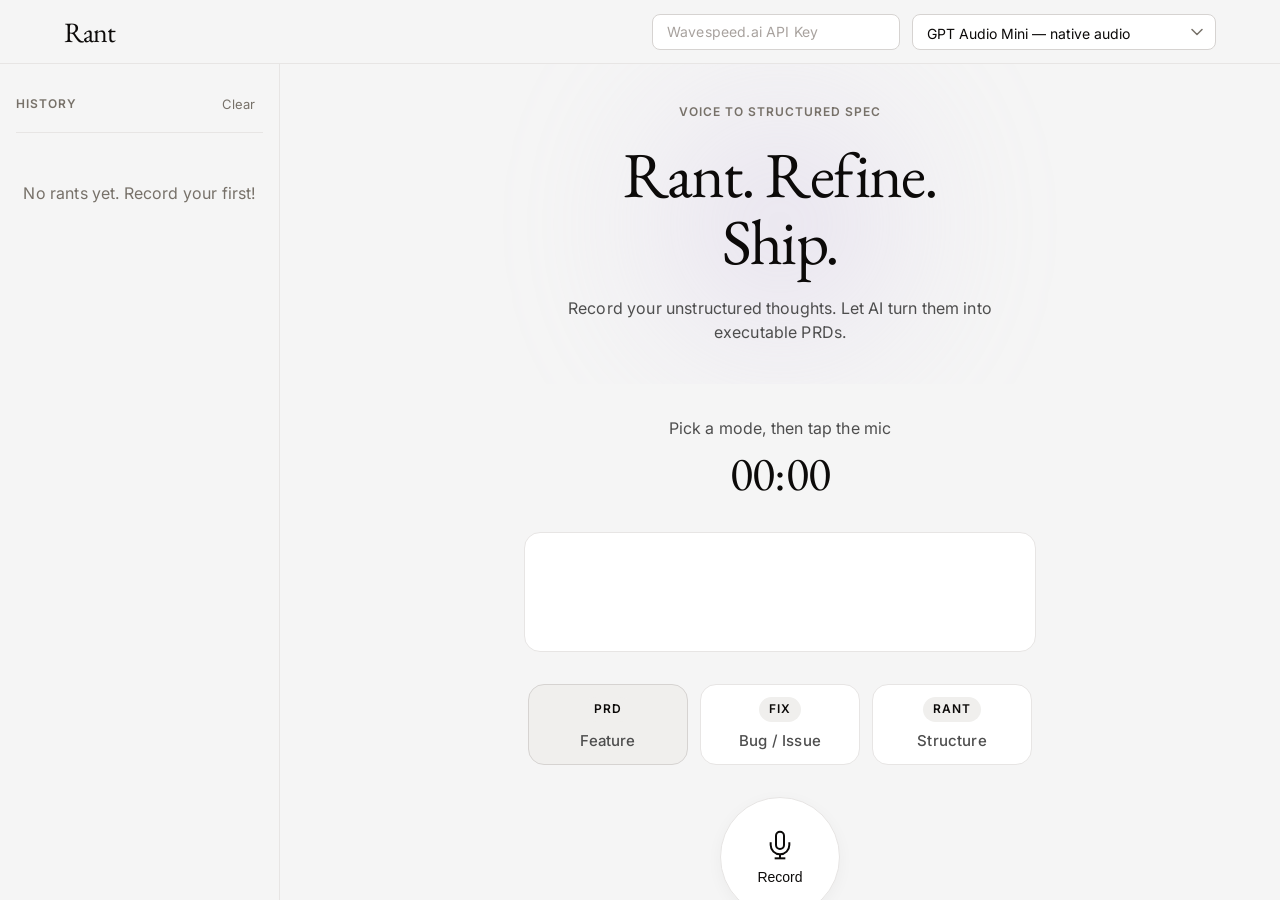
<file: index.html>
<!DOCTYPE html>
<html lang="en">
<head>
  <meta charset="UTF-8">
  <meta name="viewport" content="width=device-width, initial-scale=1.0">
  <title>Rant — Voice to Structured Spec</title>
  <link rel="preconnect" href="https://fonts.googleapis.com">
  <link rel="preconnect" href="https://fonts.gstatic.com" crossorigin>
  <link href="https://fonts.googleapis.com/css2?family=EB+Garamond:ital,wght@0,300;0,400;1,300;1,400&family=Inter:wght@400;500;600&display=swap" rel="stylesheet">
  <link rel="stylesheet" href="styles.css">
</head>
<body>
  <div class="app">
    <!-- Top Navigation -->
    <header class="top-nav">
      <div class="top-nav__inner">
        <div class="top-nav__brand">
          <button id="mobileBackBtn" class="mobile-back-btn hidden" aria-label="Go back">
            <svg viewBox="0 0 24 24" fill="none" stroke="currentColor" stroke-width="1.5" width="20" height="20">
              <path d="M19 12H5"/>
              <path d="M12 19l-7-7 7-7"/>
            </svg>
          </button>
          <h1 class="logo">Rant</h1>
        </div>
        <div class="top-nav__config">
          <input type="password" id="apiKey" placeholder="Wavespeed.ai API Key" class="text-input text-input--compact">
          <select id="modelSelect" class="model-select">
            <option value="openai/gpt-audio-mini">GPT Audio Mini — native audio</option>
            <option value="openai/gpt-audio">GPT Audio — native audio</option>
            <option value="google/gemini-3.1-flash-lite-preview">Gemini 3.1 Flash Lite — transcribes first</option>
          </select>
        </div>
      </div>
    </header>

    <div class="app-body">
      <!-- History Sidebar -->
      <aside class="history-sidebar" id="historySidebar">
        <div class="history-header">
          <span class="caption-uppercase">History</span>
          <button id="clearHistoryBtn" class="history-clear-btn" title="Clear all history">Clear</button>
        </div>
        <div class="history-list" id="historyList">
          <p class="history-empty body-sm">No rants yet. Record your first!</p>
        </div>
      </aside>

      <!-- Main Content -->
      <main class="main">
        <!-- Recording View -->
        <section id="recordingView" class="view view--active">
          <div class="hero-band">
            <div class="gradient-orb gradient-orb--lavender" aria-hidden="true"></div>
            <div class="hero-band__content">
              <p class="caption-uppercase hero-band__label">Voice to Structured Spec</p>
              <h2 class="display-mega">Rant. Refine.<br>Ship.</h2>
              <p class="body-md hero-band__subhead">Record your unstructured thoughts. Let AI turn them into executable PRDs.</p>
            </div>
          </div>

          <div class="recorder-container">
            <div class="recorder-status">
              <span id="statusText" class="body-md status-text">Pick a mode, then tap the mic</span>
              <span id="timer" class="timer display-md">00:00</span>
            </div>

            <div class="waveform-card">
              <canvas id="waveform" class="waveform" width="600" height="120"></canvas>
            </div>

            <div class="mode-selector">
              <button class="mode-btn mode-btn--active" data-mode="prd" id="modePrd">
                <span class="badge-pill">PRD</span>
                <span class="body-sm mode-label">Feature</span>
              </button>
              <button class="mode-btn" data-mode="fix" id="modeFix">
                <span class="badge-pill">Fix</span>
                <span class="body-sm mode-label">Bug / Issue</span>
              </button>
              <button class="mode-btn" data-mode="rant" id="modeRant">
                <span class="badge-pill">Rant</span>
                <span class="body-sm mode-label">Structure</span>
              </button>
            </div>

            <button id="recordBtn" class="record-btn" aria-label="Start recording">
              <svg class="mic-icon" viewBox="0 0 24 24" fill="none" stroke="currentColor" stroke-width="1.5">
                <path d="M12 2a3 3 0 0 1 3 3v7a3 3 0 0 1-6 0V5a3 3 0 0 1 3-3Z"/>
                <path d="M19 10v2a7 7 0 0 1-14 0v-2"/>
                <line x1="12" y1="19" x2="12" y2="22"/>
                <line x1="8" y1="22" x2="16" y2="22"/>
              </svg>
              <span class="button record-label">Record</span>
            </button>

            <div class="recorder-hints" id="modeHint">
              <p class="body-sm"><strong>PRD mode:</strong> Describe a feature or product idea. The AI will ask about users, scope, and tech stack, then build a full PRD.</p>
            </div>
          </div>
        </section>

        <!-- Processing View -->
        <section id="processingView" class="view">
          <div class="processing-container">
            <div class="spinner"></div>
            <h2 id="processingTitle" class="display-md">Processing your rant...</h2>
            <p id="processingSubtitle" class="body-md muted">This may take a moment</p>
          </div>
        </section>

        <!-- Conversation View -->
        <section id="conversationView" class="view">
          <div class="conversation-container">
            <div id="chatMessages" class="chat-messages"></div>
            
            <div class="chat-input-area">
              <div class="input-row">
                <button id="chatRecordBtn" class="chat-record-btn" aria-label="Record voice response">
                  <svg viewBox="0 0 24 24" fill="none" stroke="currentColor" stroke-width="1.5" width="20" height="20">
                    <path d="M12 2a3 3 0 0 1 3 3v7a3 3 0 0 1-6 0V5a3 3 0 0 1 3-3Z"/>
                    <path d="M19 10v2a7 7 0 0 1-14 0v-2"/>
                  </svg>
                </button>
                <textarea id="chatInput" class="chat-input text-input" placeholder="Type your response..." rows="1"></textarea>
                <button id="sendBtn" class="send-btn button-primary" aria-label="Send message">
                  <svg viewBox="0 0 24 24" fill="none" stroke="currentColor" stroke-width="1.5" width="20" height="20">
                    <line x1="22" y1="2" x2="11" y2="13"/>
                    <polygon points="22 2 15 22 11 13 2 9"/>
                  </svg>
                </button>
              </div>
              <div id="chatRecordingIndicator" class="chat-recording-indicator hidden">
                <span class="recording-dot"></span> <span class="body-sm">Recording...</span> <span id="chatTimer" class="body-sm">00:00</span>
              </div>
            </div>
          </div>
        </section>

        <!-- Spec View -->
        <section id="specView" class="view">
          <div class="spec-container">
            <div class="spec-header">
              <h2 class="display-sm">Your Structured Spec</h2>
              <div class="spec-actions">
                <button id="copyBtn" class="button-outline action-btn">
                  <svg viewBox="0 0 24 24" fill="none" stroke="currentColor" stroke-width="1.5" width="16" height="16">
                    <rect x="9" y="9" width="13" height="13" rx="2" ry="2"/>
                    <path d="M5 15H4a2 2 0 0 1-2-2V4a2 2 0 0 1 2-2h9a2 2 0 0 1 2 2v1"/>
                  </svg>
                  <span>Copy</span>
                </button>
                <button id="downloadBtn" class="button-primary action-btn action-btn--primary">
                  <svg viewBox="0 0 24 24" fill="none" stroke="currentColor" stroke-width="1.5" width="16" height="16">
                    <path d="M21 15v4a2 2 0 0 1-2 2H5a2 2 0 0 1-2-2v-4"/>
                    <polyline points="7 10 12 15 17 10"/>
                    <line x1="12" y1="15" x2="12" y2="3"/>
                  </svg>
                  <span>Download .md</span>
                </button>
                <button id="newRantBtn" class="button-outline action-btn">
                  <svg viewBox="0 0 24 24" fill="none" stroke="currentColor" stroke-width="1.5" width="16" height="16">
                    <line x1="12" y1="5" x2="12" y2="19"/>
                    <line x1="5" y1="12" x2="19" y2="12"/>
                  </svg>
                  <span>New Rant</span>
                </button>
              </div>
            </div>
            <div id="specPreview" class="spec-preview"></div>
          </div>
        </section>
      </main>
    </div>

    <div id="toast" class="toast hidden">
      <span id="toastMessage" class="body-sm"></span>
    </div>
  </div>

  <script src="prompts.js"></script>
  <script src="recorder.js"></script>
  <script src="api.js"></script>
  <script src="export.js"></script>
  <script src="app.js"></script>
</body>
</html>
</file>
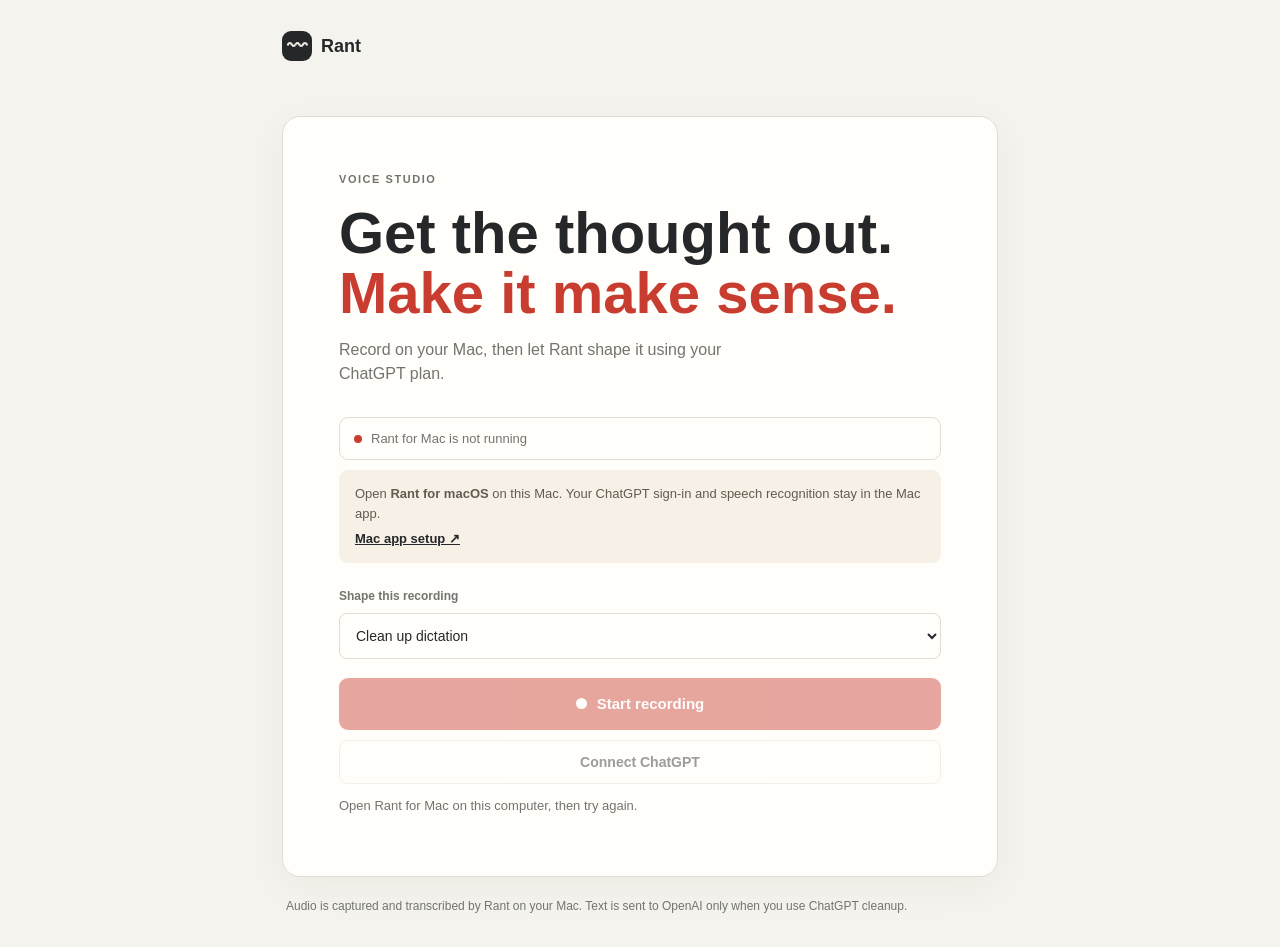
<file: pwa.html>
<!doctype html>
<html lang="en">
<head>
  <meta charset="utf-8">
  <meta name="viewport" content="width=device-width, initial-scale=1, viewport-fit=cover">
  <meta name="theme-color" content="#f5f3ed">
  <meta name="description" content="Capture a thought with Rant for Mac and turn it into clear writing with your ChatGPT plan.">
  <link rel="manifest" href="./manifest.webmanifest">
  <link rel="icon" href="./icons/rant.svg" type="image/svg+xml">
  <link rel="stylesheet" href="./pwa.css">
  <title>Rant Voice Studio</title>
</head>
<body>
  <main class="shell">
    <header class="topbar">
      <a class="brand" href="./pwa.html" aria-label="Rant home"><span class="brand-mark">〰</span><span>Rant</span></a>
      <button id="installButton" class="quiet-button" hidden>Install app</button>
    </header>

    <section class="card">
      <div class="eyebrow">VOICE STUDIO</div>
      <h1>Get the thought out.<br><span>Make it make sense.</span></h1>
      <p class="intro">Record on your Mac, then let Rant shape it using your ChatGPT plan.</p>

      <div id="connection" class="connection connection--checking"><span class="dot"></span><span id="connectionText">Looking for Rant on this Mac…</span></div>
      <div id="companionHelp" class="helper hidden">
        <p id="companionMessage">Open <strong>Rant for macOS</strong> on this Mac. Your ChatGPT sign-in and speech recognition stay in the Mac app.</p>
        <p id="safariMessage" class="hidden">Safari blocks hosted pages from connecting to a Mac app on this computer. Open this PWA in Chrome or another Chromium browser to use the Mac companion.</p>
        <a href="https://github.com/ebuberpg-prog/project-rant/tree/main/macOS/RantMac" target="_blank" rel="noreferrer">Mac app setup ↗</a>
      </div>

      <div class="controls">
        <label for="mode">Shape this recording</label>
        <select id="mode">
          <option value="dictate">Clean up dictation</option>
          <option value="prd">Build a PRD</option>
          <option value="fix">Define a fix</option>
          <option value="structure">Structure my thoughts</option>
        </select>
        <button id="recordButton" class="record-button" disabled><span class="record-icon"></span><span id="recordLabel">Start recording</span></button>
        <button id="signInButton" class="secondary-button" disabled>Connect ChatGPT</button>
      </div>

      <p id="status" class="status" role="status" aria-live="polite">Open Rant for Mac to get started.</p>
      <section id="resultSection" class="result hidden" aria-live="polite">
        <div class="result-header"><h2>Your result</h2><div><button id="copyButton" class="quiet-button">Copy</button><button id="speakButton" class="quiet-button">Read aloud</button></div></div>
        <pre id="resultText"></pre>
      </section>
    </section>
    <footer>Audio is captured and transcribed by Rant on your Mac. Text is sent to OpenAI only when you use ChatGPT cleanup.</footer>
  </main>
  <script src="./pwa.js" defer></script>
</body>
</html>
</file>
<file: styles.css>
/* ==========================================================================
   Rant — Voice to Structured Spec
   Design System: Editorial / ElevenLabs-inspired
   --------------------------------------------------------------------------
   Canvas: off-white   |   Ink: warm near-black   |   Display: EB Garamond 300
   Body: Inter 400/500   |   Orbs: pastel atmospheric gradients
   ========================================================================== */

/* ── CSS Custom Properties (Design Tokens) ─────────────────────────────── */
:root {
  /* Colors */
  --canvas: #f5f5f5;
  --canvas-soft: #fafafa;
  --canvas-deep: #0c0a09;
  --surface-card: #ffffff;
  --surface-strong: #f0efed;
  --surface-dark: #0c0a09;
  --surface-dark-elevated: #1c1917;
  --hairline: #e7e5e4;
  --hairline-soft: #f0efed;
  --hairline-strong: #d6d3d1;
  --ink: #0c0a09;
  --body: #4e4e4e;
  --body-strong: #292524;
  --muted: #777169;
  --muted-soft: #a8a29e;
  --on-primary: #ffffff;
  --on-dark: #ffffff;
  --on-dark-soft: #a8a29e;
  --primary: #292524;
  --primary-active: #0c0a09;
  --semantic-success: #16a34a;
  --semantic-error: #dc2626;
  --recording: #dc2626;

  /* Atmospheric Gradient Stops */
  --gradient-mint: #a7e5d3;
  --gradient-peach: #f4c5a8;
  --gradient-lavender: #c8b8e0;
  --gradient-sky: #a8c8e8;
  --gradient-rose: #e8b8c4;

  /* Typography */
  --font-display: 'EB Garamond', 'Times New Roman', serif;
  --font-body: 'Inter', -apple-system, BlinkMacSystemFont, sans-serif;

  /* Spacing */
  --space-xxs: 4px;
  --space-xs: 8px;
  --space-sm: 12px;
  --space-base: 16px;
  --space-md: 20px;
  --space-lg: 24px;
  --space-xl: 32px;
  --space-xxl: 48px;
  --space-section: 96px;

  /* Border Radius */
  --radius-xs: 4px;
  --radius-sm: 6px;
  --radius-md: 8px;
  --radius-lg: 12px;
  --radius-xl: 16px;
  --radius-xxl: 24px;
  --radius-pill: 9999px;
  --radius-full: 9999px;

  /* Shadows */
  --shadow-soft: 0 4px 16px rgba(0, 0, 0, 0.04);

  /* Transitions */
  --transition-fast: 0.15s ease;
  --transition-base: 0.2s ease;
}

/* ── Reset & Base ──────────────────────────────────────────────────────── */
*,
*::before,
*::after {
  margin: 0;
  padding: 0;
  box-sizing: border-box;
}

html {
  font-size: 16px;
  -webkit-font-smoothing: antialiased;
  -moz-osx-font-smoothing: grayscale;
}

body {
  font-family: var(--font-body);
  font-weight: 400;
  font-size: 16px;
  line-height: 1.5;
  letter-spacing: 0.16px;
  color: var(--body);
  background: var(--canvas);
  min-height: 100vh;
}

/* ── Typography Utilities ────────────────────────────────────────────── */
.display-mega {
  font-family: var(--font-display);
  font-size: 64px;
  font-weight: 300;
  line-height: 1.05;
  letter-spacing: -1.92px;
  color: var(--ink);
}

.display-xl {
  font-family: var(--font-display);
  font-size: 48px;
  font-weight: 300;
  line-height: 1.08;
  letter-spacing: -0.96px;
  color: var(--ink);
}

.display-lg {
  font-family: var(--font-display);
  font-size: 36px;
  font-weight: 300;
  line-height: 1.17;
  letter-spacing: -0.36px;
  color: var(--ink);
}

.display-md {
  font-family: var(--font-display);
  font-size: 32px;
  font-weight: 300;
  line-height: 1.13;
  letter-spacing: -0.32px;
  color: var(--ink);
}

.display-sm {
  font-family: var(--font-display);
  font-size: 24px;
  font-weight: 300;
  line-height: 1.2;
  letter-spacing: 0;
  color: var(--ink);
}

.title-md {
  font-family: var(--font-body);
  font-size: 20px;
  font-weight: 500;
  line-height: 1.35;
  letter-spacing: 0;
  color: var(--ink);
}

.title-sm {
  font-family: var(--font-body);
  font-size: 18px;
  font-weight: 500;
  line-height: 1.44;
  letter-spacing: 0.18px;
  color: var(--ink);
}

.body-md {
  font-family: var(--font-body);
  font-size: 16px;
  font-weight: 400;
  line-height: 1.5;
  letter-spacing: 0.16px;
  color: var(--body);
}

.body-strong {
  font-family: var(--font-body);
  font-size: 16px;
  font-weight: 500;
  line-height: 1.5;
  letter-spacing: 0.16px;
  color: var(--body-strong);
}

.body-sm {
  font-family: var(--font-body);
  font-size: 15px;
  font-weight: 400;
  line-height: 1.47;
  letter-spacing: 0.15px;
  color: var(--body);
}

.caption {
  font-family: var(--font-body);
  font-size: 14px;
  font-weight: 400;
  line-height: 1.5;
  letter-spacing: 0;
  color: var(--muted);
}

.caption-uppercase {
  font-family: var(--font-body);
  font-size: 12px;
  font-weight: 600;
  line-height: 1.4;
  letter-spacing: 0.96px;
  text-transform: uppercase;
  color: var(--muted);
}

.muted {
  color: var(--muted);
}

/* ── Buttons ─────────────────────────────────────────────────────────── */
.button-primary {
  display: inline-flex;
  align-items: center;
  justify-content: center;
  gap: var(--space-xs);
  background: var(--primary);
  color: var(--on-primary);
  font-family: var(--font-body);
  font-size: 15px;
  font-weight: 500;
  line-height: 1.0;
  letter-spacing: 0;
  padding: 10px 20px;
  height: 40px;
  border-radius: var(--radius-pill);
  border: none;
  cursor: pointer;
  transition: background var(--transition-base);
}

.button-primary:hover {
  background: var(--primary-active);
}

.button-primary:active {
  transform: scale(0.98);
}

.button-outline {
  display: inline-flex;
  align-items: center;
  justify-content: center;
  gap: var(--space-xs);
  background: transparent;
  color: var(--ink);
  font-family: var(--font-body);
  font-size: 15px;
  font-weight: 500;
  line-height: 1.0;
  letter-spacing: 0;
  padding: 10px 20px;
  height: 40px;
  border-radius: var(--radius-pill);
  border: 1px solid var(--hairline-strong);
  cursor: pointer;
  transition: border-color var(--transition-base), background var(--transition-base);
}

.button-outline:hover {
  border-color: var(--ink);
  background: var(--surface-strong);
}

.button-outline:active {
  transform: scale(0.98);
}

/* ── Forms ───────────────────────────────────────────────────────────── */
.text-input {
  background: var(--surface-card);
  color: var(--ink);
  font-family: var(--font-body);
  font-size: 15px;
  font-weight: 400;
  line-height: 1.5;
  letter-spacing: 0.15px;
  padding: 12px 16px;
  height: 44px;
  border-radius: var(--radius-md);
  border: 1px solid var(--hairline-strong);
  outline: none;
  transition: border-width var(--transition-fast), border-color var(--transition-base);
}

.text-input::placeholder {
  color: var(--muted-soft);
}

.text-input:focus {
  border-color: var(--ink);
  border-width: 2px;
  padding: 11px 15px; /* compensate for 2px border */
}

.text-input--compact {
  padding: 8px 14px;
  height: 36px;
  font-size: 14px;
}

.model-select {
  background: var(--surface-card);
  color: var(--ink);
  font-family: var(--font-body);
  font-size: 14px;
  font-weight: 400;
  line-height: 1.5;
  padding: 8px 14px;
  height: 36px;
  border-radius: var(--radius-md);
  border: 1px solid var(--hairline-strong);
  cursor: pointer;
  outline: none;
  appearance: none;
  -webkit-appearance: none;
  background-image: url("data:image/svg+xml,%3Csvg width='12' height='8' viewBox='0 0 12 8' fill='none' xmlns='http://www.w3.org/2000/svg'%3E%3Cpath d='M1 1.5L6 6.5L11 1.5' stroke='%23777169' stroke-width='1.5' stroke-linecap='round' stroke-linejoin='round'/%3E%3C/svg%3E");
  background-repeat: no-repeat;
  background-position: right 12px center;
  padding-right: 32px;
}

.model-select:focus {
  border-color: var(--ink);
  border-width: 2px;
  padding: 7px 13px; /* compensate for 2px border */
  padding-right: 31px;
}

/* ── Badges ────────────────────────────────────────────────────────────── */
.badge-pill {
  display: inline-flex;
  align-items: center;
  justify-content: center;
  background: var(--surface-strong);
  color: var(--ink);
  font-family: var(--font-body);
  font-size: 12px;
  font-weight: 600;
  line-height: 1.4;
  letter-spacing: 0.96px;
  text-transform: uppercase;
  padding: 4px 10px;
  border-radius: var(--radius-pill);
}

/* ── App Layout ──────────────────────────────────────────────────────── */
.app {
  min-height: 100vh;
  display: flex;
  flex-direction: column;
}

/* Top Navigation */
.top-nav {
  background: var(--canvas);
  color: var(--ink);
  height: 64px;
  border-bottom: 1px solid var(--hairline);
  position: sticky;
  top: 0;
  z-index: 10;
}

.top-nav__inner {
  max-width: 1200px;
  margin: 0 auto;
  padding: 0 var(--space-lg);
  height: 100%;
  display: flex;
  align-items: center;
  justify-content: space-between;
}

.top-nav__brand {
  display: flex;
  align-items: center;
  gap: var(--space-sm);
}

.mobile-back-btn {
  display: none;
  align-items: center;
  justify-content: center;
  width: 36px;
  height: 36px;
  border-radius: 50%;
  border: 1px solid var(--hairline);
  background: var(--surface-card);
  color: var(--ink);
  cursor: pointer;
  transition: background var(--transition-base), border-color var(--transition-base);
  flex-shrink: 0;
}

.mobile-back-btn:hover {
  background: var(--surface-strong);
  border-color: var(--hairline-strong);
}

.logo {
  font-family: var(--font-display);
  font-size: 28px;
  font-weight: 300;
  line-height: 1.0;
  letter-spacing: -0.84px;
  color: var(--ink);
}

.top-nav__config {
  display: flex;
  gap: var(--space-sm);
  align-items: center;
}

/* App Body */
.app-body {
  flex: 1;
  display: flex;
  overflow: hidden;
}

/* ── History Sidebar ─────────────────────────────────────────────────── */
.history-sidebar {
  width: 280px;
  min-width: 280px;
  background: var(--canvas);
  border-right: 1px solid var(--hairline);
  padding: var(--space-lg) var(--space-base);
  display: flex;
  flex-direction: column;
  overflow-y: auto;
}

.history-header {
  display: flex;
  align-items: center;
  justify-content: space-between;
  margin-bottom: var(--space-base);
  padding-bottom: var(--space-sm);
  border-bottom: 1px solid var(--hairline);
}

.history-clear-btn {
  background: transparent;
  border: none;
  color: var(--muted);
  font-family: var(--font-body);
  font-size: 13px;
  font-weight: 400;
  cursor: pointer;
  padding: var(--space-xs) var(--space-xs);
  border-radius: var(--radius-xs);
  transition: color var(--transition-base);
}

.history-clear-btn:hover {
  color: var(--semantic-error);
}

.history-list {
  display: flex;
  flex-direction: column;
  gap: var(--space-xs);
}

.history-empty {
  color: var(--muted);
  text-align: center;
  padding: var(--space-xl) 0;
}

.history-item {
  background: var(--surface-card);
  border: 1px solid var(--hairline);
  border-radius: var(--radius-lg);
  padding: var(--space-sm) var(--space-base);
  cursor: pointer;
  transition: border-color var(--transition-base), box-shadow var(--transition-base);
  position: relative;
}

.history-item:hover {
  border-color: var(--hairline-strong);
  box-shadow: var(--shadow-soft);
}

.history-item-title {
  font-family: var(--font-body);
  font-size: 14px;
  font-weight: 500;
  line-height: 1.4;
  color: var(--ink);
  margin-bottom: var(--space-xxs);
  white-space: nowrap;
  overflow: hidden;
  text-overflow: ellipsis;
}

.history-item-date {
  font-family: var(--font-body);
  font-size: 12px;
  font-weight: 400;
  line-height: 1.5;
  color: var(--muted);
}

.history-item-model {
  font-family: var(--font-body);
  font-size: 11px;
  font-weight: 500;
  line-height: 1.4;
  letter-spacing: 0.66px;
  text-transform: uppercase;
  color: var(--muted);
  margin-top: var(--space-xxs);
}

.history-delete-btn {
  position: absolute;
  top: 6px;
  right: 6px;
  background: transparent;
  border: none;
  color: var(--muted-soft);
  cursor: pointer;
  padding: 4px;
  border-radius: var(--radius-xs);
  opacity: 0;
  transition: opacity var(--transition-base), color var(--transition-base);
  line-height: 1;
  font-size: 16px;
  width: 24px;
  height: 24px;
  display: flex;
  align-items: center;
  justify-content: center;
}

.history-item:hover .history-delete-btn {
  opacity: 1;
}

.history-delete-btn:hover {
  color: var(--semantic-error);
}

/* ── Main Content Area ───────────────────────────────────────────────── */
.main {
  flex: 1;
  position: relative;
  overflow: hidden;
  background: var(--canvas);
}

.view {
  position: absolute;
  inset: 0;
  display: none;
  overflow-y: auto;
}

.view--active {
  display: flex;
  flex-direction: column;
  align-items: center;
}

/* ── Hero Band ───────────────────────────────────────────────────────── */
.hero-band {
  position: relative;
  width: 100%;
  background: var(--canvas);
  padding: var(--space-section) var(--space-lg);
  text-align: center;
  overflow: hidden;
  display: flex;
  align-items: center;
  justify-content: center;
  min-height: 320px;
}

.hero-band__content {
  position: relative;
  z-index: 1;
  max-width: 720px;
}

.hero-band__label {
  margin-bottom: var(--space-md);
  color: var(--muted);
}

.hero-band__subhead {
  margin-top: var(--space-md);
  max-width: 480px;
  margin-left: auto;
  margin-right: auto;
}

/* ── Gradient Orbs (Atmospheric Decoration) ──────────────────────────── */
.gradient-orb {
  position: absolute;
  border-radius: 50%;
  filter: blur(80px);
  opacity: 0.5;
  pointer-events: none;
  z-index: 0;
}

.gradient-orb--mint {
  width: 300px;
  height: 300px;
  background: radial-gradient(circle, var(--gradient-mint), transparent 70%);
}

.gradient-orb--peach {
  width: 300px;
  height: 300px;
  background: radial-gradient(circle, var(--gradient-peach), transparent 70%);
}

.gradient-orb--lavender {
  width: 320px;
  height: 320px;
  background: radial-gradient(circle, var(--gradient-lavender), transparent 70%);
}

.gradient-orb--sky {
  width: 300px;
  height: 300px;
  background: radial-gradient(circle, var(--gradient-sky), transparent 70%);
}

.gradient-orb--rose {
  width: 300px;
  height: 300px;
  background: radial-gradient(circle, var(--gradient-rose), transparent 70%);
}

.hero-band .gradient-orb {
  top: 50%;
  left: 50%;
  transform: translate(-50%, -50%);
}

/* ── Recorder Container ──────────────────────────────────────────────── */
.recorder-container {
  display: flex;
  flex-direction: column;
  align-items: center;
  gap: var(--space-xl);
  max-width: 560px;
  width: 100%;
  padding: var(--space-xl) var(--space-lg) var(--space-section);
}

.recorder-status {
  text-align: center;
}

.status-text {
  display: block;
  margin-bottom: var(--space-xs);
}

.timer {
  display: block;
  font-family: var(--font-display);
  font-size: 48px;
  font-weight: 300;
  line-height: 1.08;
  letter-spacing: -0.96px;
  color: var(--ink);
}

.timer.recording {
  color: var(--recording);
  animation: pulse-timer 1s ease-in-out infinite;
}

@keyframes pulse-timer {
  0%, 100% { opacity: 1; }
  50% { opacity: 0.7; }
}

/* ── Waveform Card ───────────────────────────────────────────────────── */
.waveform-card {
  width: 100%;
  height: 120px;
  background: var(--surface-card);
  border-radius: var(--radius-xl);
  border: 1px solid var(--hairline);
  overflow: hidden;
  position: relative;
  padding: var(--space-base);
  display: flex;
  align-items: center;
  justify-content: center;
}

.waveform {
  width: 100%;
  height: 100%;
  display: block;
}

/* ── Mode Selector ───────────────────────────────────────────────────── */
.mode-selector {
  display: flex;
  gap: var(--space-sm);
  width: 100%;
  justify-content: center;
}

.mode-btn {
  flex: 1;
  max-width: 160px;
  display: flex;
  flex-direction: column;
  align-items: center;
  gap: var(--space-xs);
  padding: var(--space-sm) var(--space-base);
  border-radius: var(--radius-xl);
  border: 1px solid var(--hairline);
  background: var(--surface-card);
  color: var(--muted);
  cursor: pointer;
  transition: all var(--transition-base);
}

.mode-btn:hover {
  border-color: var(--hairline-strong);
  box-shadow: var(--shadow-soft);
  color: var(--ink);
}

.mode-btn--active {
  background: var(--surface-strong);
  border-color: var(--hairline-strong);
  color: var(--ink);
}

.mode-btn--active:hover {
  background: var(--surface-strong);
  border-color: var(--body-strong);
}

.mode-label {
  font-weight: 500;
}

/* ── Record Button ───────────────────────────────────────────────────── */
.record-btn {
  width: 120px;
  height: 120px;
  border-radius: 50%;
  border: none;
  background: var(--surface-card);
  color: var(--ink);
  cursor: pointer;
  display: flex;
  flex-direction: column;
  align-items: center;
  justify-content: center;
  gap: var(--space-xs);
  transition: all var(--transition-base);
  box-shadow: var(--shadow-soft);
  position: relative;
  border: 1px solid var(--hairline);
}

.record-btn:hover {
  background: var(--canvas-soft);
  transform: scale(1.05);
  box-shadow: 0 8px 24px rgba(0, 0, 0, 0.06);
}

.record-btn:active {
  transform: scale(0.95);
}

.record-btn.recording {
  background: var(--recording);
  color: var(--on-primary);
  border-color: var(--recording);
  animation: pulse-record 1.5s ease-in-out infinite;
}

.record-btn.recording:hover {
  background: #b91c1c;
  border-color: #b91c1c;
}

@keyframes pulse-record {
  0%, 100% { box-shadow: 0 0 0 0 rgba(220, 38, 38, 0.2); }
  50% { box-shadow: 0 0 0 20px rgba(220, 38, 38, 0); }
}

.mic-icon {
  width: 32px;
  height: 32px;
}

.record-label {
  font-size: 14px;
  font-weight: 500;
}

.recorder-hints {
  text-align: center;
  max-width: 400px;
}

.recorder-hints strong {
  color: var(--body-strong);
  font-weight: 500;
}

/* ── Processing View ──────────────────────────────────────────────────── */
.processing-container {
  width: 100%;
  height: 100%;
  text-align: center;
  display: flex;
  flex-direction: column;
  align-items: center;
  justify-content: center;
  gap: var(--space-lg);
  padding: var(--space-lg);
}

.spinner {
  width: 48px;
  height: 48px;
  border: 2px solid var(--hairline);
  border-top-color: var(--primary);
  border-radius: 50%;
  animation: spin 1s linear infinite;
}

@keyframes spin {
  to { transform: rotate(360deg); }
}

/* ── Conversation View ─────────────────────────────────────────────────── */
.conversation-container {
  width: 100%;
  max-width: 720px;
  height: 100%;
  display: flex;
  flex-direction: column;
  padding: var(--space-lg);
}

.chat-messages {
  flex: 1;
  overflow-y: auto;
  padding: var(--space-base) 0;
  display: flex;
  flex-direction: column;
  gap: var(--space-base);
}

.message {
  max-width: 80%;
  padding: 14px 18px;
  border-radius: var(--radius-xl);
  font-family: var(--font-body);
  font-size: 15px;
  font-weight: 400;
  line-height: 1.5;
  letter-spacing: 0.15px;
  animation: message-in 0.3s ease;
}

@keyframes message-in {
  from { opacity: 0; transform: translateY(8px); }
  to { opacity: 1; transform: translateY(0); }
}

.message--user {
  align-self: flex-end;
  background: var(--primary);
  color: var(--on-primary);
  border-bottom-right-radius: var(--radius-xs);
}

.message--assistant {
  align-self: flex-start;
  background: var(--surface-card);
  color: var(--ink);
  border: 1px solid var(--hairline);
  border-bottom-left-radius: var(--radius-xs);
}

.message--system {
  align-self: center;
  background: transparent;
  color: var(--muted);
  font-size: 13px;
  padding: var(--space-xs) var(--space-base);
  border: 1px dashed var(--hairline);
  border-radius: var(--radius-md);
}

.chat-input-area {
  padding: var(--space-base) 0;
  border-top: 1px solid var(--hairline);
}

.input-row {
  display: flex;
  gap: var(--space-sm);
  align-items: flex-end;
}

.chat-record-btn {
  width: 44px;
  height: 44px;
  border-radius: 50%;
  border: 1px solid var(--hairline);
  background: var(--surface-card);
  color: var(--muted);
  cursor: pointer;
  display: flex;
  align-items: center;
  justify-content: center;
  flex-shrink: 0;
  transition: all var(--transition-base);
}

.chat-record-btn:hover {
  background: var(--surface-strong);
  color: var(--ink);
  border-color: var(--hairline-strong);
}

.chat-record-btn.recording {
  background: var(--recording);
  color: var(--on-primary);
  border-color: var(--recording);
  animation: pulse-record 1.5s ease-in-out infinite;
}

.chat-input {
  flex: 1;
  resize: none;
  font-family: var(--font-body);
  min-height: 44px;
  max-height: 160px;
  line-height: 1.5;
  padding: 10px 14px;
}

.chat-input:focus {
  padding: 9px 13px; /* compensate for 2px border */
}

.send-btn {
  width: 44px;
  height: 44px;
  border-radius: 50%;
  border: none;
  background: var(--primary);
  color: var(--on-primary);
  cursor: pointer;
  display: flex;
  align-items: center;
  justify-content: center;
  flex-shrink: 0;
  transition: background var(--transition-base);
}

.send-btn:hover {
  background: var(--primary-active);
}

.send-btn:disabled {
  opacity: 0.5;
  cursor: not-allowed;
}

.chat-recording-indicator {
  display: flex;
  align-items: center;
  gap: var(--space-xs);
  margin-top: var(--space-xs);
  color: var(--recording);
  font-weight: 500;
}

.recording-dot {
  width: 8px;
  height: 8px;
  background: var(--recording);
  border-radius: 50%;
  animation: blink 1s ease-in-out infinite;
}

@keyframes blink {
  0%, 100% { opacity: 1; }
  50% { opacity: 0.3; }
}

/* ── Spec View ───────────────────────────────────────────────────────── */
.spec-container {
  width: 100%;
  max-width: 880px;
  padding: var(--space-xl) var(--space-lg);
}

.spec-header {
  display: flex;
  align-items: center;
  justify-content: space-between;
  margin-bottom: var(--space-lg);
  padding-bottom: var(--space-base);
  border-bottom: 1px solid var(--hairline);
  flex-wrap: wrap;
  gap: var(--space-base);
}

.spec-actions {
  display: flex;
  gap: var(--space-sm);
  flex-wrap: wrap;
}

.action-btn {
  display: flex;
  align-items: center;
  gap: var(--space-xs);
}

.spec-preview {
  background: var(--surface-card);
  border: 1px solid var(--hairline);
  border-radius: var(--radius-xl);
  padding: var(--space-xl) var(--space-xxl);
  font-family: var(--font-body);
  font-size: 15px;
  font-weight: 400;
  line-height: 1.6;
  letter-spacing: 0.15px;
  color: var(--body);
  white-space: pre-wrap;
  overflow-x: auto;
  max-height: calc(100vh - 240px);
  overflow-y: auto;
}

.spec-preview h1 {
  font-family: var(--font-display);
  font-size: 32px;
  font-weight: 300;
  line-height: 1.13;
  letter-spacing: -0.32px;
  margin-bottom: var(--space-lg);
  color: var(--ink);
}

.spec-preview h2 {
  font-family: var(--font-display);
  font-size: 24px;
  font-weight: 300;
  line-height: 1.2;
  letter-spacing: 0;
  margin-top: var(--space-xl);
  margin-bottom: var(--space-base);
  color: var(--ink);
}

.spec-preview h3 {
  font-family: var(--font-body);
  font-size: 18px;
  font-weight: 500;
  line-height: 1.44;
  letter-spacing: 0.18px;
  margin-top: var(--space-lg);
  margin-bottom: var(--space-sm);
  color: var(--body-strong);
}

.spec-preview h4 {
  font-family: var(--font-body);
  font-size: 16px;
  font-weight: 500;
  line-height: 1.5;
  letter-spacing: 0.16px;
  margin-top: var(--space-base);
  margin-bottom: var(--space-xs);
  color: var(--body-strong);
}

.spec-preview ul {
  margin: var(--space-xs) 0 var(--space-base) var(--space-lg);
  padding: 0;
}

.spec-preview li {
  margin-bottom: var(--space-xxs);
  color: var(--body);
}

.spec-preview strong {
  color: var(--body-strong);
  font-weight: 500;
}

.spec-preview code {
  background: var(--surface-strong);
  padding: 2px 6px;
  border-radius: var(--radius-xs);
  font-size: 13px;
  font-family: 'SF Mono', 'Fira Code', monospace;
  color: var(--body-strong);
}

.spec-preview pre {
  background: var(--surface-strong);
  border: 1px solid var(--hairline);
  border-radius: var(--radius-lg);
  padding: var(--space-base);
  margin: var(--space-base) 0;
  overflow-x: auto;
}

.spec-preview pre code {
  background: transparent;
  padding: 0;
  border-radius: 0;
  color: var(--ink);
  font-size: 13px;
}

.spec-preview table {
  width: 100%;
  border-collapse: collapse;
  margin: var(--space-base) 0;
  font-size: 14px;
}

.spec-preview td {
  border: 1px solid var(--hairline);
  padding: var(--space-xs) var(--space-sm);
  color: var(--body);
}

.spec-preview tr:first-child td {
  font-weight: 500;
  background: var(--surface-strong);
  color: var(--ink);
}

/* ── Toast Notifications ─────────────────────────────────────────────── */
.toast {
  position: fixed;
  bottom: var(--space-lg);
  left: 50%;
  transform: translateX(-50%) translateY(0);
  background: var(--surface-card);
  border: 1px solid var(--hairline);
  border-radius: var(--radius-lg);
  padding: 12px 24px;
  font-family: var(--font-body);
  font-weight: 500;
  box-shadow: var(--shadow-soft);
  z-index: 100;
  transition: transform 0.3s ease, opacity 0.3s ease;
}

.toast.hidden {
  transform: translateX(-50%) translateY(20px);
  opacity: 0;
  pointer-events: none;
}

.toast--success {
  border-color: var(--semantic-success);
  color: var(--semantic-success);
}

.toast--error {
  border-color: var(--semantic-error);
  color: var(--semantic-error);
}

.toast--warning {
  border-color: #d97706;
  color: #d97706;
}

/* ── Utilities ───────────────────────────────────────────────────────── */
.hidden {
  display: none !important;
}

/* ── Responsive ──────────────────────────────────────────────────────── */
@media (max-width: 768px) {
  .mobile-back-btn {
    display: flex;
  }

  .top-nav__inner {
    padding: 0 var(--space-base);
    flex-wrap: wrap;
    height: auto;
    min-height: 64px;
    padding-top: var(--space-sm);
    padding-bottom: var(--space-sm);
    gap: var(--space-xs);
  }

  .top-nav__config {
    width: 100%;
  }

  .text-input--compact,
  .model-select {
    flex: 1;
    min-width: 0;
  }

  .history-sidebar {
    display: none;
  }

  .display-mega {
    font-size: 32px;
    letter-spacing: -0.96px;
  }

  .display-xl {
    font-size: 32px;
    letter-spacing: -0.64px;
  }

  .display-md {
    font-size: 28px;
    letter-spacing: -0.28px;
  }

  .hero-band {
    padding: var(--space-xxl) var(--space-base);
    min-height: 240px;
  }

  .gradient-orb {
    width: 200px !important;
    height: 200px !important;
    filter: blur(60px);
  }

  .recorder-container {
    padding: var(--space-lg) var(--space-base) var(--space-xxl);
  }

  .mode-selector {
    flex-wrap: wrap;
  }

  .mode-btn {
    max-width: none;
    flex: 1 1 calc(33% - var(--space-xs));
  }

  .spec-header {
    flex-direction: column;
    align-items: flex-start;
  }

  .spec-preview {
    padding: var(--space-lg);
  }

  .conversation-container {
    padding: var(--space-base);
  }

  .message {
    max-width: 90%;
  }
}

@media (min-width: 769px) and (max-width: 1024px) {
  .display-mega {
    font-size: 48px;
    letter-spacing: -0.96px;
  }

  .history-sidebar {
    width: 240px;
    min-width: 240px;
  }
}

@media (min-width: 1281px) {
  .app-body {
    justify-content: center;
  }

  .main {
    max-width: 1200px;
  }
}
</file>
<file: pwa.css>
:root {
  color-scheme: light;
  --paper: #f5f3ed;
  --surface: #fffefa;
  --ink: #252729;
  --muted: #73746f;
  --line: #dfddd5;
  --red: #c93d31;
  --green: #47745d;
  font-family: Inter, -apple-system, BlinkMacSystemFont, "Segoe UI", sans-serif;
}

* { box-sizing: border-box; }

body {
  min-height: 100vh;
  margin: 0;
  background: var(--paper);
  color: var(--ink);
}

.shell { max-width: 760px; margin: auto; padding: 24px 22px 32px; }
.topbar { height: 44px; display: flex; justify-content: space-between; align-items: center; margin-bottom: 48px; }
.brand { display: flex; align-items: center; gap: 9px; color: var(--ink); text-decoration: none; font-size: 18px; font-weight: 700; }
.brand-mark { display: grid; place-items: center; width: 30px; height: 30px; border-radius: 9px; background: var(--ink); color: var(--paper); font-size: 20px; }

.card {
  padding: clamp(26px, 6vw, 56px);
  border: 1px solid var(--line);
  border-radius: 18px;
  background: var(--surface);
  box-shadow: 0 10px 40px #27251a0a;
}

.eyebrow { color: var(--muted); font-size: 11px; font-weight: 700; letter-spacing: .14em; }
h1 { margin: 18px 0 14px; font-size: clamp(36px, 7vw, 58px); line-height: 1.04; text-wrap: balance; }
h1 span { color: var(--red); }
.intro { max-width: 460px; margin: 0 0 30px; color: var(--muted); font-size: 16px; line-height: 1.55; text-wrap: pretty; }

.connection { display: flex; align-items: center; gap: 9px; padding: 13px 14px; border: 1px solid var(--line); border-radius: 9px; color: var(--muted); font-size: 13px; }
.dot { width: 8px; height: 8px; border-radius: 50%; background: #b8b7b1; flex: none; }
.connection--ready .dot { background: var(--green); }
.connection--offline .dot { background: var(--red); }
.helper { margin-top: 10px; padding: 14px 16px; border-radius: 9px; background: #f7f0e7; color: #615b50; font-size: 13px; line-height: 1.5; }
.helper p { margin: 0 0 6px; }
.helper a { color: var(--ink); font-weight: 600; }

.controls { display: grid; gap: 10px; margin-top: 26px; }
.controls label { color: var(--muted); font-size: 12px; font-weight: 650; }
select { height: 46px; padding: 0 12px; border: 1px solid var(--line); border-radius: 8px; background: var(--surface); color: var(--ink); font: inherit; font-size: 14px; }
.record-button, .secondary-button, .quiet-button { font: inherit; cursor: pointer; }
.record-button { height: 52px; margin-top: 9px; display: flex; align-items: center; justify-content: center; gap: 10px; border: 0; border-radius: 9px; background: var(--red); color: white; font-size: 15px; font-weight: 650; }
.record-button:disabled, .secondary-button:disabled { opacity: .45; cursor: not-allowed; }
.record-button.is-recording { background: #332e2c; }
.record-icon { width: 11px; height: 11px; border-radius: 50%; background: currentColor; }
.record-button.is-recording .record-icon { border-radius: 3px; }
.secondary-button { height: 44px; border: 1px solid var(--line); border-radius: 9px; background: transparent; color: var(--ink); font-size: 14px; font-weight: 600; }
.status { min-height: 22px; margin: 14px 0 0; color: var(--muted); font-size: 13px; }

.result { margin-top: 26px; padding-top: 22px; border-top: 1px solid var(--line); }
.result-header { display: flex; align-items: center; justify-content: space-between; gap: 12px; }
.result-header h2 { margin: 0; font-size: 16px; }
.result-header > div { display: flex; gap: 4px; }
.quiet-button { padding: 8px; border: 0; background: transparent; color: var(--muted); font-size: 12px; }
.quiet-button:hover { color: var(--ink); }
.result pre { margin: 16px 0 0; overflow-wrap: anywhere; white-space: pre-wrap; font: inherit; font-size: 14px; line-height: 1.65; }
.hidden { display: none !important; }
footer { padding: 20px 4px 0; color: var(--muted); font-size: 12px; line-height: 1.5; text-wrap: pretty; }

@media (max-width: 520px) {
  .shell { padding: 16px 14px 24px; }
  .topbar { margin-bottom: 28px; }
  .card { padding: 25px 20px; border-radius: 14px; }
  .intro { font-size: 15px; }
  footer { padding-inline: 8px; }
}
</file>
